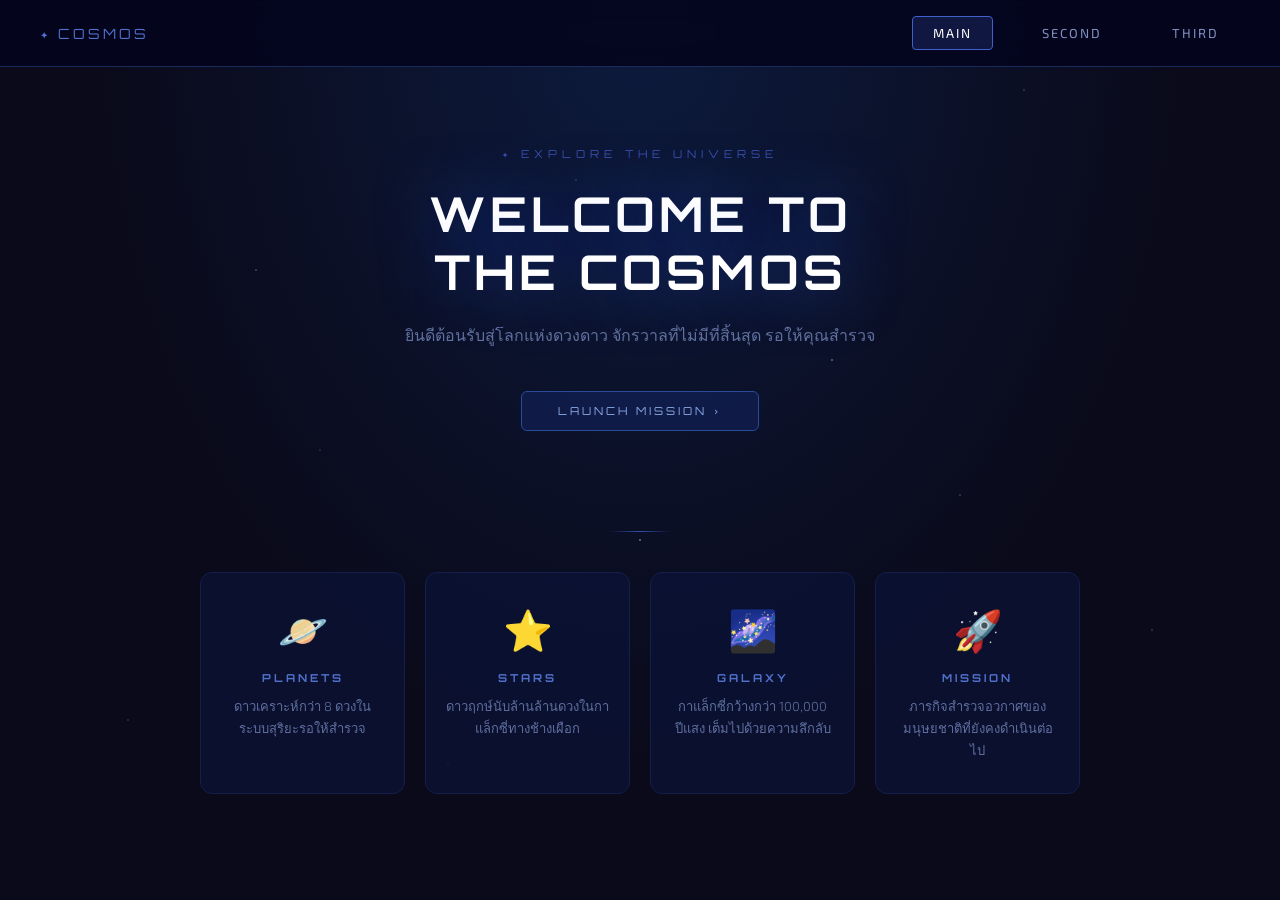
<file: index.html>
<!DOCTYPE html>
<html lang="th">
<head>
    <meta charset="UTF-8">
    <meta name="viewport" content="width=device-width, initial-scale=1.0">
    <title>COSMOS — Main</title>
    <link rel="stylesheet" href="style.css">
</head>
<body>
    <nav>
        <span class="logo">✦ COSMOS</span>
        <a href="index.html" class="active">Main</a>
        <a href="introduce.html">Second</a>
        <a href="education.html">Third</a>
    </nav>

    <main>
        <div class="hero">
            <div class="hero-label">✦ Explore The Universe</div>
            <h1>WELCOME TO<br>THE COSMOS</h1>
            <p>ยินดีต้อนรับสู่โลกแห่งดวงดาว จักรวาลที่ไม่มีที่สิ้นสุด รอให้คุณสำรวจ</p>
            <a href="introduce.html" class="glow-btn">LAUNCH MISSION ›</a>
        </div>

        <div class="divider"></div>

        <div class="card-grid">
            <div class="card">
                <span class="card-icon">🪐</span>
                <h3>Planets</h3>
                <p>ดาวเคราะห์กว่า 8 ดวงในระบบสุริยะรอให้สำรวจ</p>
            </div>
            <div class="card">
                <span class="card-icon">⭐</span>
                <h3>Stars</h3>
                <p>ดาวฤกษ์นับล้านล้านดวงในกาแล็กซี่ทางช้างเผือก</p>
            </div>
            <div class="card">
                <span class="card-icon">🌌</span>
                <h3>Galaxy</h3>
                <p>กาแล็กซี่กว้างกว่า 100,000 ปีแสง เต็มไปด้วยความลึกลับ</p>
            </div>
            <div class="card">
                <span class="card-icon">🚀</span>
                <h3>Mission</h3>
                <p>ภารกิจสำรวจอวกาศของมนุษยชาติที่ยังคงดำเนินต่อไป</p>
            </div>
        </div>
    </main>
</body>
</html>
</file>
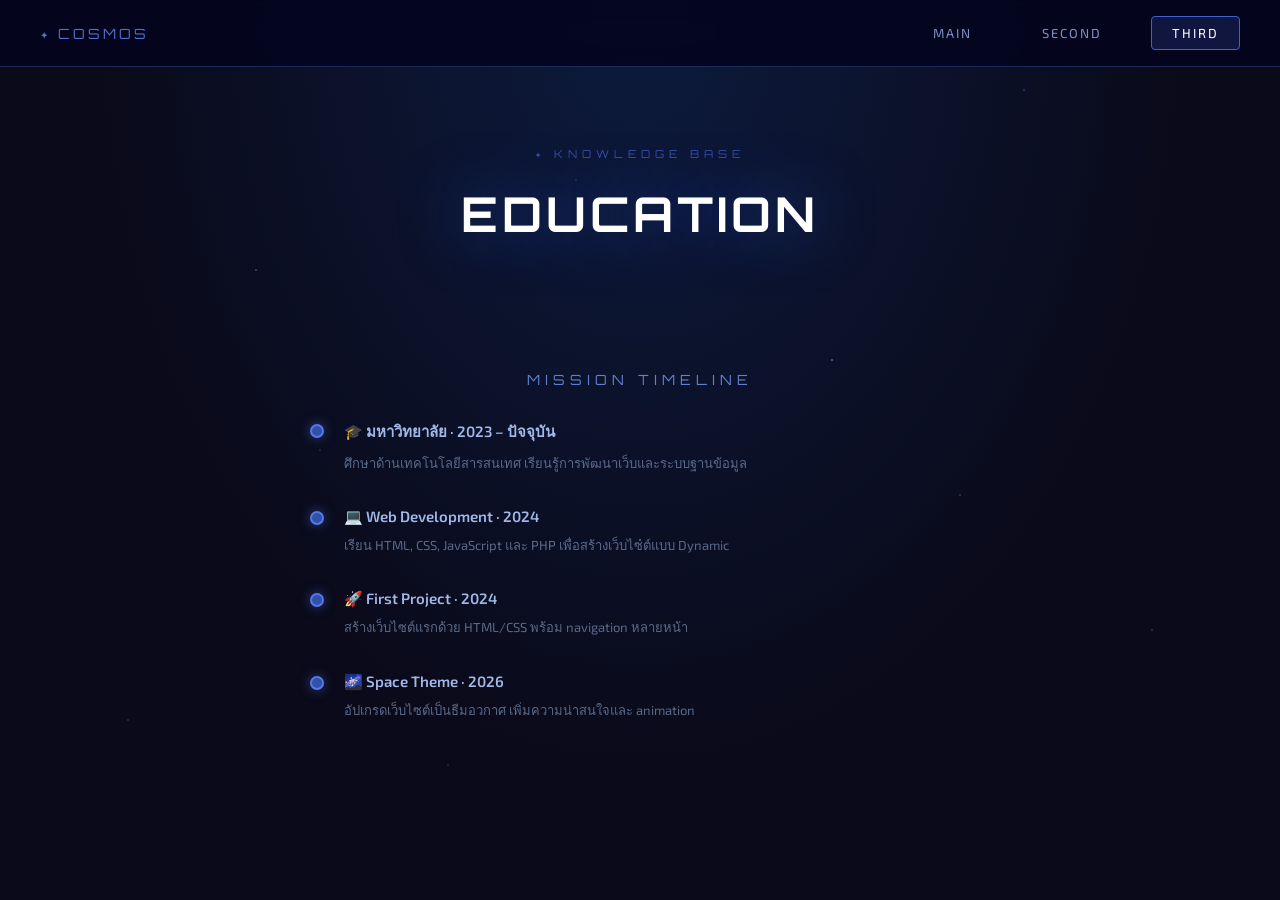
<file: education.html>
<!DOCTYPE html>
<html lang="th">
<head>
    <meta charset="UTF-8">
    <meta name="viewport" content="width=device-width, initial-scale=1.0">
    <title>COSMOS — Education</title>
    <link rel="stylesheet" href="style.css">
</head>
<body>
    <nav>
        <span class="logo">✦ COSMOS</span>
        <a href="index.html">Main</a>
        <a href="introduce.html">Second</a>
        <a href="education.html" class="active">Third</a>
    </nav>

    <main>
        <div class="hero">
            <div class="hero-label">✦ Knowledge Base</div>
            <h1>EDUCATION</h1>
        </div>

        <div class="section-title">Mission Timeline</div>
        <div class="timeline">
            <div class="timeline-item">
                <div class="timeline-dot"></div>
                <div class="timeline-content">
                    <h4>🎓 มหาวิทยาลัย · 2023 – ปัจจุบัน</h4>
                    <p>ศึกษาด้านเทคโนโลยีสารสนเทศ เรียนรู้การพัฒนาเว็บและระบบฐานข้อมูล</p>
                </div>
            </div>
            <div class="timeline-item">
                <div class="timeline-dot"></div>
                <div class="timeline-content">
                    <h4>💻 Web Development · 2024</h4>
                    <p>เรียน HTML, CSS, JavaScript และ PHP เพื่อสร้างเว็บไซต์แบบ Dynamic</p>
                </div>
            </div>
            <div class="timeline-item">
                <div class="timeline-dot"></div>
                <div class="timeline-content">
                    <h4>🚀 First Project · 2024</h4>
                    <p>สร้างเว็บไซต์แรกด้วย HTML/CSS พร้อม navigation หลายหน้า</p>
                </div>
            </div>
            <div class="timeline-item">
                <div class="timeline-dot"></div>
                <div class="timeline-content">
                    <h4>🌌 Space Theme · 2026</h4>
                    <p>อัปเกรดเว็บไซต์เป็นธีมอวกาศ เพิ่มความน่าสนใจและ animation</p>
                </div>
            </div>
        </div>
    </main>
</body>
</html>
</file>
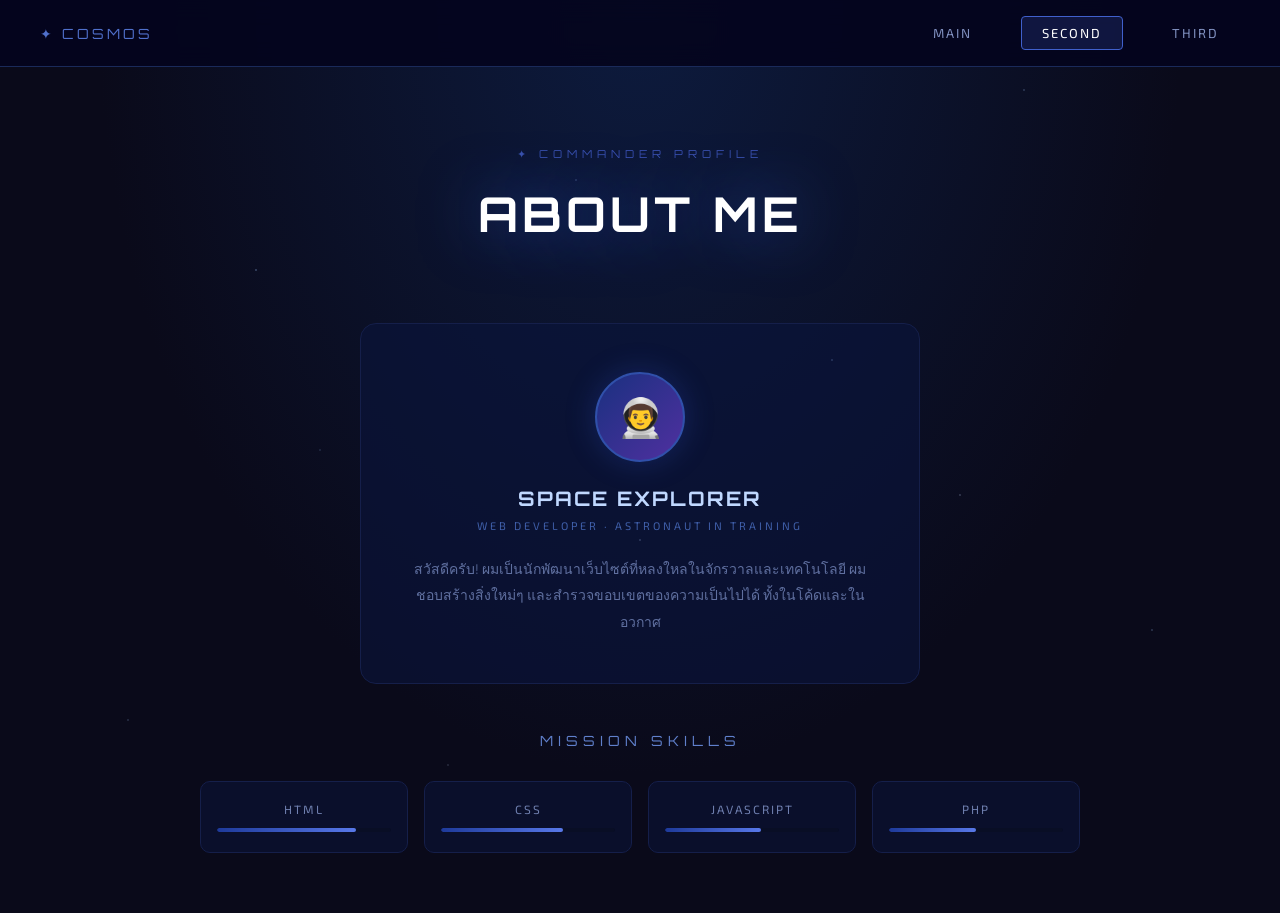
<file: introduce.html>
<!DOCTYPE html>
<html lang="th">
<head>
    <meta charset="UTF-8">
    <meta name="viewport" content="width=device-width, initial-scale=1.0">
    <title>COSMOS — About</title>
    <link rel="stylesheet" href="style.css">
</head>
<body>
    <nav>
        <span class="logo">✦ COSMOS</span>
        <a href="index.html">Main</a>
        <a href="introduce.html" class="active">Second</a>
        <a href="education.html">Third</a>
    </nav>

    <main>
        <div class="hero">
            <div class="hero-label">✦ Commander Profile</div>
            <h1>ABOUT ME</h1>
        </div>

        <div class="profile-card">
            <div class="avatar">👨‍🚀</div>
            <h2>SPACE EXPLORER</h2>
            <div class="role">Web Developer · Astronaut in Training</div>
            <p>สวัสดีครับ! ผมเป็นนักพัฒนาเว็บไซต์ที่หลงใหลในจักรวาลและเทคโนโลยี ผมชอบสร้างสิ่งใหม่ๆ และสำรวจขอบเขตของความเป็นไปได้ ทั้งในโค้ดและในอวกาศ</p>
        </div>

        <div class="section-title">Mission Skills</div>
        <div class="skills-grid">
            <div class="skill-item">
                <div class="skill-name">HTML</div>
                <div class="skill-bar"><div class="skill-fill" style="width: 80%"></div></div>
            </div>
            <div class="skill-item">
                <div class="skill-name">CSS</div>
                <div class="skill-bar"><div class="skill-fill" style="width: 70%"></div></div>
            </div>
            <div class="skill-item">
                <div class="skill-name">JavaScript</div>
                <div class="skill-bar"><div class="skill-fill" style="width: 55%"></div></div>
            </div>
            <div class="skill-item">
                <div class="skill-name">PHP</div>
                <div class="skill-bar"><div class="skill-fill" style="width: 50%"></div></div>
            </div>
        </div>
    </main>
</body>
</html>
</file>
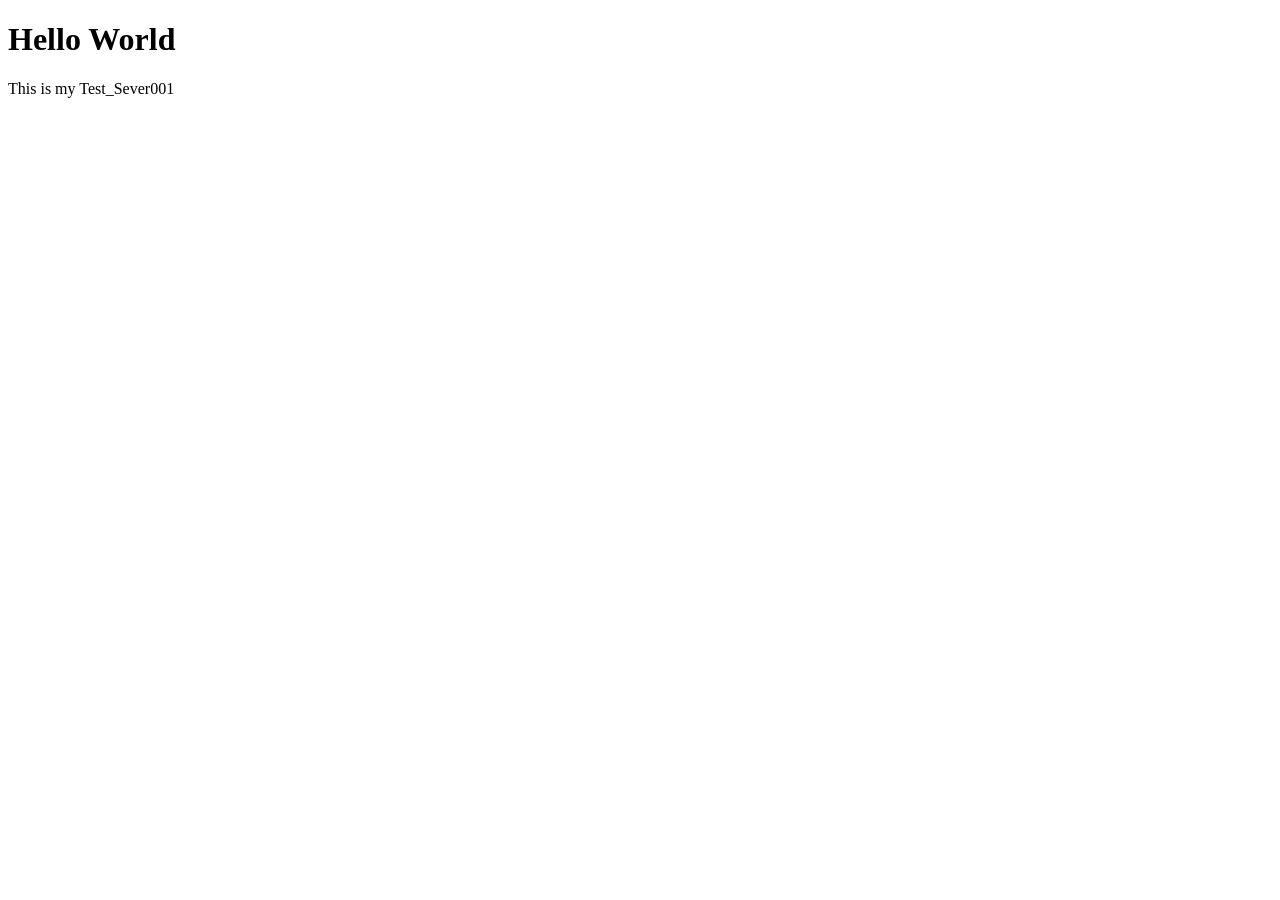
<file: test.html>
<!DOCTYPE html>
<html lang="th">
<head>
    <meta charset="UTF-8">
    <meta name="viewport" content="width=device-width, initial-scale=1.0">
    <title>Welcome To My Sever</title>
    

</head>
<body>
    <h1>Hello World</h1>
    <p>This is my Test_Sever001</p>
</body>
</html>
</file>
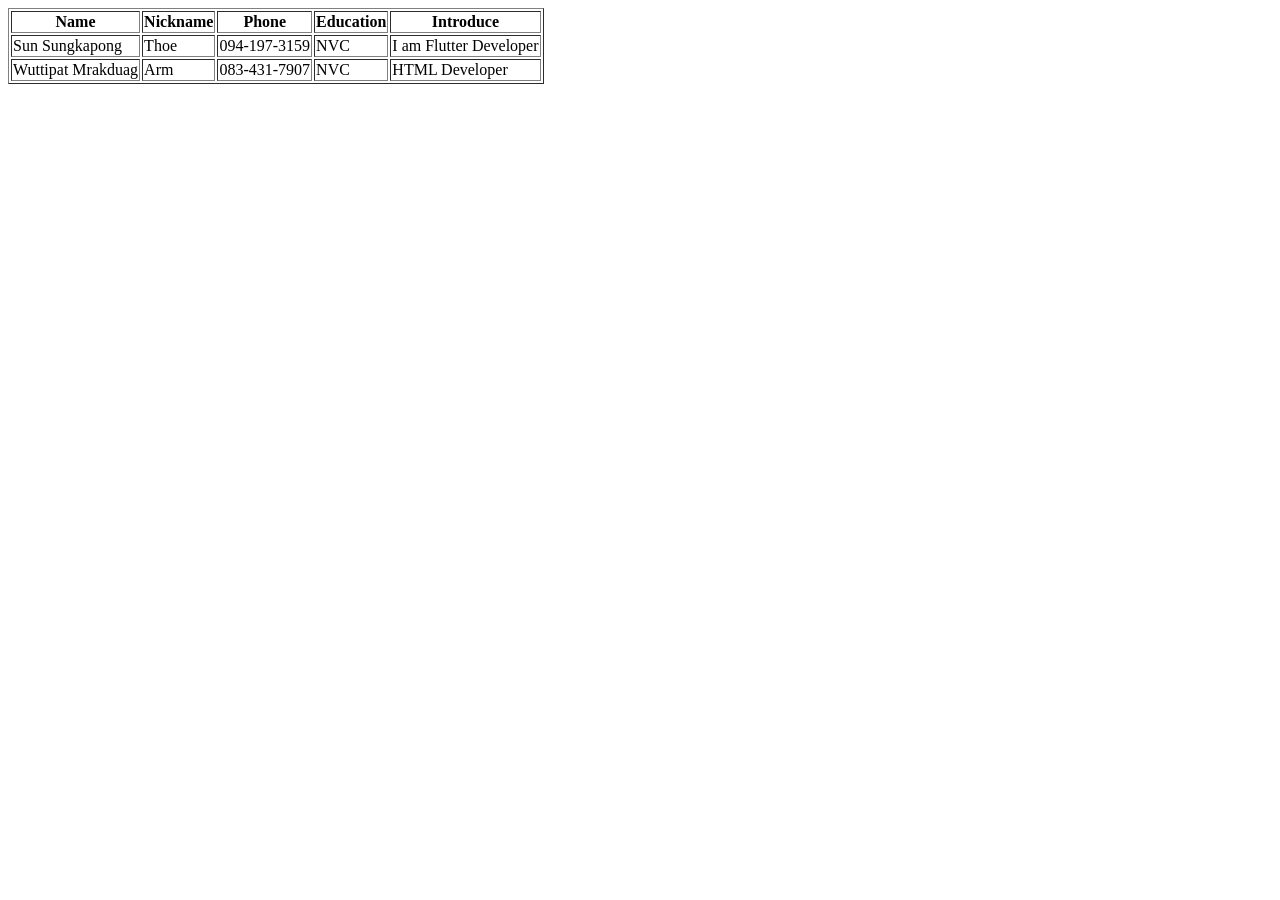
<file: ตารางเรียน.html>
<!DOCTYPE html>
<html>

<Head>
    <meta charset="UTF-8">
    <title></title>
</Head>

<body >
    <table border="1">
        <tr>
            <th>Name</th>
            <th>Nickname</th>
            <th>Phone</th>
            <th>Education</th>
            <th>Introduce</th>
        </tr>
        <tr>
            <td>Sun Sungkapong</td>
            <td>Thoe</td>
            <td>094-197-3159</td>
            <td>NVC</td>
            <td>I am Flutter Developer</td>
        </tr>
        <tr>
            <td>Wuttipat Mrakduag</td>
            <td>Arm</td>
            <td>083-431-7907</td>
            <td>NVC</td>
            <td>HTML Developer</td>
        </tr>
    </table>
</body>

</html>
</file>
<file: style.css>
@import url('https://fonts.googleapis.com/css2?family=Orbitron:wght@400;700&family=Exo+2:wght@300;400;600&display=swap');

* {
    margin: 0;
    padding: 0;
    box-sizing: border-box;
}

body {
    background-color: #0a0a1a;
    background-image:
        radial-gradient(ellipse at top, #0d1b3e 0%, #0a0a1a 60%);
    color: #e0e8ff;
    font-family: 'Exo 2', sans-serif;
    min-height: 100vh;
}

/* ดาวพื้นหลัง */
body::before {
    content: '';
    position: fixed;
    top: 0; left: 0;
    width: 100%; height: 100%;
    background-image:
        radial-gradient(1px 1px at 20% 30%, rgba(160,200,255,0.8) 0%, transparent 100%),
        radial-gradient(1px 1px at 80% 10%, rgba(160,200,255,0.6) 0%, transparent 100%),
        radial-gradient(1.5px 1.5px at 50% 60%, rgba(200,220,255,0.7) 0%, transparent 100%),
        radial-gradient(1px 1px at 10% 80%, rgba(160,200,255,0.5) 0%, transparent 100%),
        radial-gradient(1px 1px at 90% 70%, rgba(160,200,255,0.6) 0%, transparent 100%),
        radial-gradient(1px 1px at 35% 85%, rgba(200,220,255,0.4) 0%, transparent 100%),
        radial-gradient(1.5px 1.5px at 65% 40%, rgba(160,200,255,0.7) 0%, transparent 100%),
        radial-gradient(1px 1px at 45% 20%, rgba(160,200,255,0.5) 0%, transparent 100%),
        radial-gradient(1px 1px at 75% 55%, rgba(200,220,255,0.6) 0%, transparent 100%),
        radial-gradient(1px 1px at 25% 50%, rgba(160,200,255,0.4) 0%, transparent 100%);
    pointer-events: none;
    z-index: 0;
}

/* Navbar */
nav {
    background: rgba(5, 5, 30, 0.92);
    border-bottom: 1px solid #1a2a5a;
    padding: 16px 40px;
    display: flex;
    gap: 28px;
    align-items: center;
    position: sticky;
    top: 0;
    z-index: 100;
    backdrop-filter: blur(12px);
}

nav .logo {
    font-family: 'Orbitron', monospace;
    font-size: 14px;
    color: #5070cc;
    letter-spacing: 3px;
    margin-right: auto;
}

nav a {
    color: #8090c0;
    text-decoration: none;
    font-size: 13px;
    letter-spacing: 2px;
    text-transform: uppercase;
    padding: 8px 20px;
    border: 1px solid transparent;
    border-radius: 4px;
    transition: all 0.3s ease;
}

nav a:hover {
    color: #c0d8ff;
    border-color: #3050aa;
    background: rgba(48, 80, 170, 0.15);
}

nav a.active {
    color: #ffffff;
    border-color: #4060cc;
    background: rgba(64, 96, 200, 0.2);
}

/* Content */
main {
    position: relative;
    z-index: 1;
    padding: 0 40px;
    max-width: 960px;
    margin: 0 auto;
}

/* Hero */
.hero {
    text-align: center;
    padding: 80px 0 60px;
}

.hero-label {
    font-family: 'Orbitron', monospace;
    font-size: 11px;
    color: #3a50aa;
    letter-spacing: 5px;
    text-transform: uppercase;
    margin-bottom: 24px;
}

.hero h1 {
    font-family: 'Orbitron', monospace;
    font-size: 48px;
    font-weight: 700;
    color: #ffffff;
    text-shadow: 0 0 60px rgba(64, 120, 255, 0.5);
    margin-bottom: 20px;
    letter-spacing: 4px;
    line-height: 1.2;
}

.hero p {
    color: #6070a0;
    font-size: 16px;
    max-width: 520px;
    margin: 0 auto 40px;
    line-height: 1.9;
    font-weight: 300;
}

/* Divider */
.divider {
    width: 60px;
    height: 1px;
    background: linear-gradient(to right, transparent, #3050aa, transparent);
    margin: 40px auto;
}

/* Cards */
.card-grid {
    display: grid;
    grid-template-columns: repeat(auto-fit, minmax(200px, 1fr));
    gap: 20px;
    padding-bottom: 60px;
}

.card {
    background: rgba(10, 20, 60, 0.6);
    border: 1px solid #151f4a;
    border-radius: 12px;
    padding: 32px 20px;
    text-align: center;
    transition: all 0.35s ease;
}

.card:hover {
    border-color: #2a4090;
    transform: translateY(-6px);
    background: rgba(16, 30, 80, 0.8);
    box-shadow: 0 8px 32px rgba(40, 80, 200, 0.15);
}

.card-icon {
    font-size: 40px;
    display: block;
    margin-bottom: 16px;
}

.card h3 {
    font-family: 'Orbitron', monospace;
    font-size: 11px;
    color: #5070cc;
    letter-spacing: 3px;
    margin-bottom: 10px;
    text-transform: uppercase;
}

.card p {
    color: #6070a0;
    font-size: 13px;
    line-height: 1.7;
    font-weight: 300;
}

/* Section title */
.section-title {
    font-family: 'Orbitron', monospace;
    font-size: 14px;
    color: #6080cc;
    text-align: center;
    letter-spacing: 5px;
    text-transform: uppercase;
    margin: 48px 0 32px;
}

/* Profile */
.profile-card {
    background: rgba(10, 20, 60, 0.6);
    border: 1px solid #151f4a;
    border-radius: 16px;
    padding: 48px 40px;
    text-align: center;
    max-width: 560px;
    margin: 0 auto 48px;
}

.avatar {
    width: 90px;
    height: 90px;
    border-radius: 50%;
    background: linear-gradient(135deg, #1a3080, #5030a0);
    border: 2px solid #3050aa;
    margin: 0 auto 24px;
    display: flex;
    align-items: center;
    justify-content: center;
    font-size: 38px;
    box-shadow: 0 0 30px rgba(48, 80, 200, 0.3);
}

.profile-card h2 {
    font-family: 'Orbitron', monospace;
    font-size: 20px;
    color: #c0d8ff;
    margin-bottom: 8px;
    letter-spacing: 2px;
}

.profile-card .role {
    font-size: 11px;
    color: #4060aa;
    letter-spacing: 3px;
    text-transform: uppercase;
    margin-bottom: 24px;
}

.profile-card p {
    color: #6070a0;
    font-size: 14px;
    line-height: 1.9;
    font-weight: 300;
}

/* Skills */
.skills-grid {
    display: grid;
    grid-template-columns: repeat(auto-fit, minmax(150px, 1fr));
    gap: 16px;
    padding-bottom: 60px;
}

.skill-item {
    background: rgba(10, 20, 60, 0.5);
    border: 1px solid #151f4a;
    border-radius: 10px;
    padding: 20px 16px;
    text-align: center;
}

.skill-name {
    color: #7080b0;
    font-size: 12px;
    letter-spacing: 2px;
    text-transform: uppercase;
    margin-bottom: 12px;
}

.skill-bar {
    background: #090e25;
    border-radius: 4px;
    height: 4px;
    overflow: hidden;
}

.skill-fill {
    height: 100%;
    border-radius: 4px;
    background: linear-gradient(to right, #1e3a9a, #5878e8);
}

/* Timeline */
.timeline {
    max-width: 660px;
    margin: 0 auto;
    padding-bottom: 60px;
}

.timeline-item {
    display: flex;
    gap: 20px;
    margin-bottom: 32px;
    align-items: flex-start;
}

.timeline-dot {
    width: 14px;
    height: 14px;
    border-radius: 50%;
    background: #3050aa;
    border: 2px solid #5878e8;
    flex-shrink: 0;
    margin-top: 4px;
    box-shadow: 0 0 12px rgba(88, 120, 232, 0.5);
}

.timeline-content h4 {
    color: #a0b8e8;
    font-size: 15px;
    font-weight: 600;
    margin-bottom: 8px;
}

.timeline-content p {

    font-size: 13px;
    line-height: 1.8;
    color: #5a6a8a;
}

/* Button */
.glow-btn {
    display: inline-block;
    background: rgba(28, 56, 160, 0.25);
    border: 1px solid #2a4a9a;
    color: #8aaae8;
    padding: 12px 36px;
    border-radius: 6px;
    font-family: 'Orbitron', monospace;
    font-size: 11px;
    letter-spacing: 3px;
    text-decoration: none;
    transition: all 0.3s ease;
    cursor: pointer;
}

.glow-btn:hover {
    background: rgba(50, 90, 200, 0.35);
    border-color: #5070cc;
    color: #c0d8ff;
    box-shadow: 0 0 24px rgba(80, 120, 255, 0.25);
}
</file>
